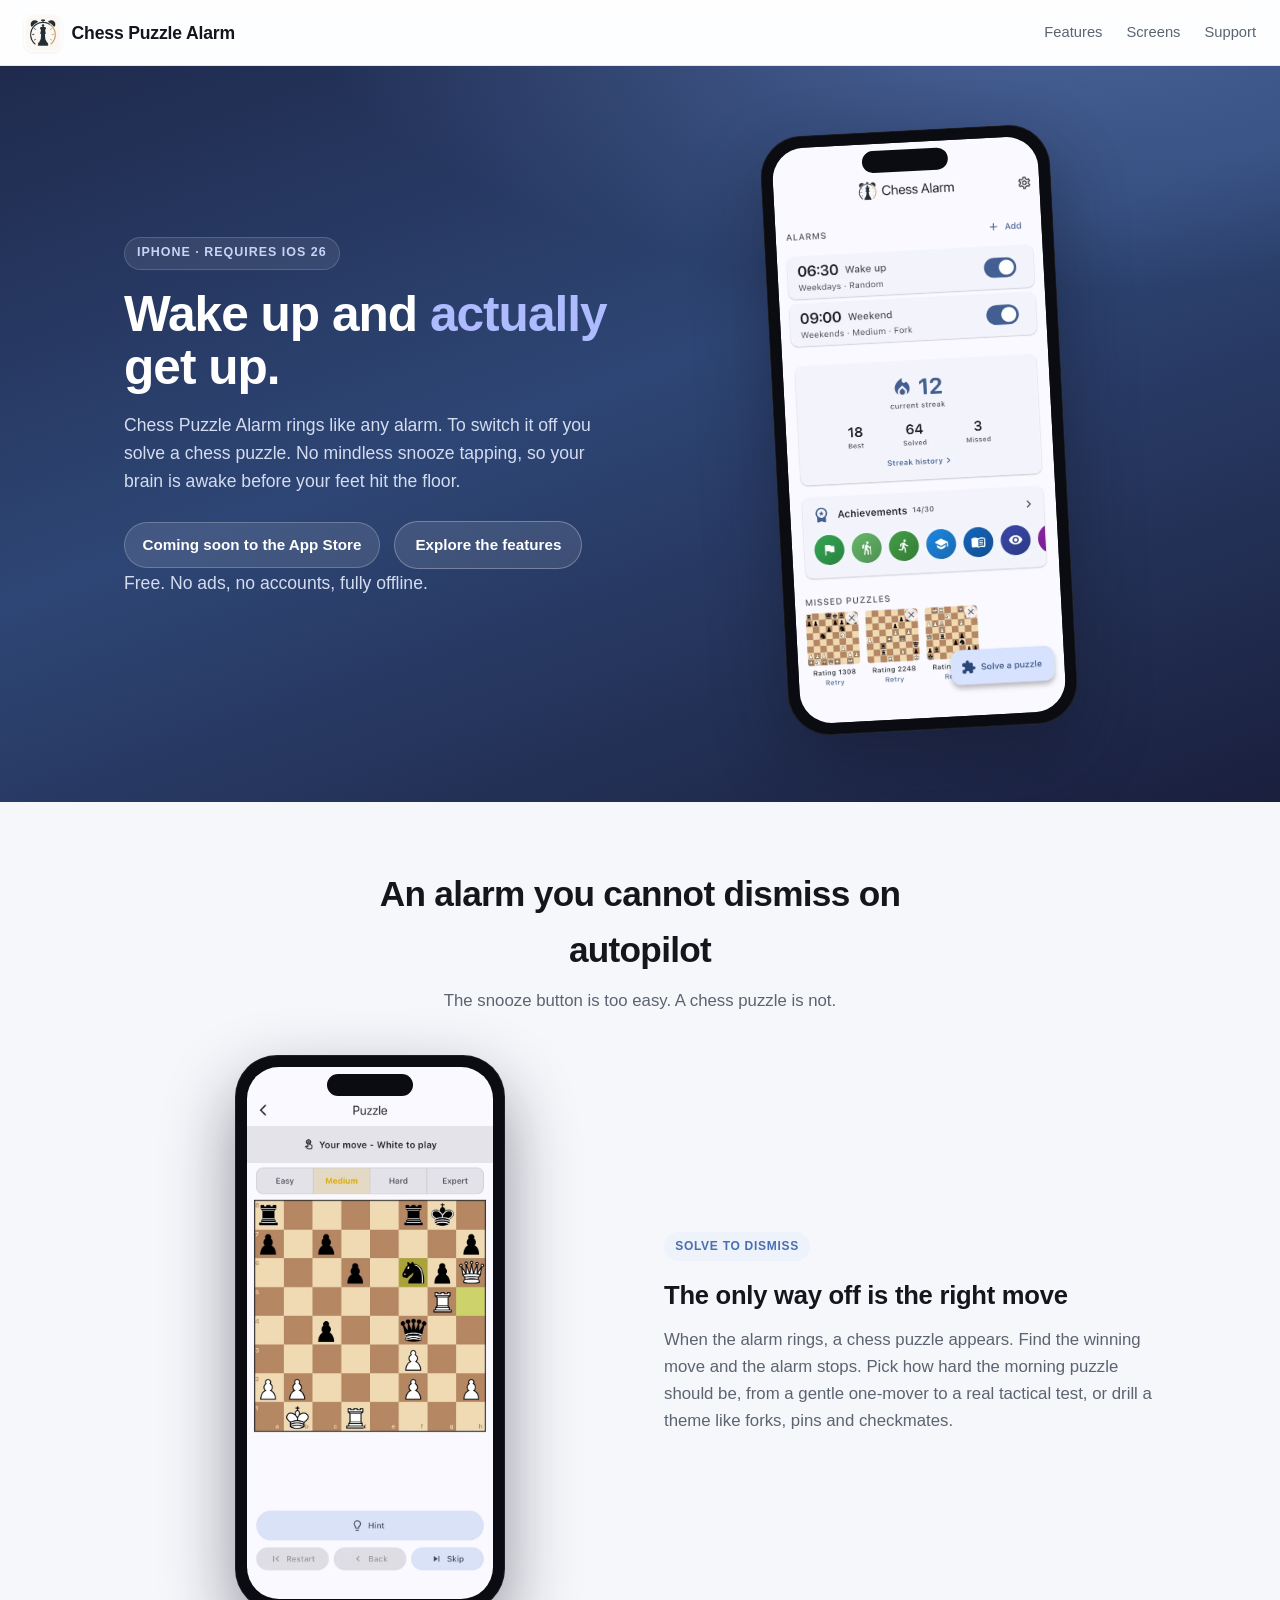
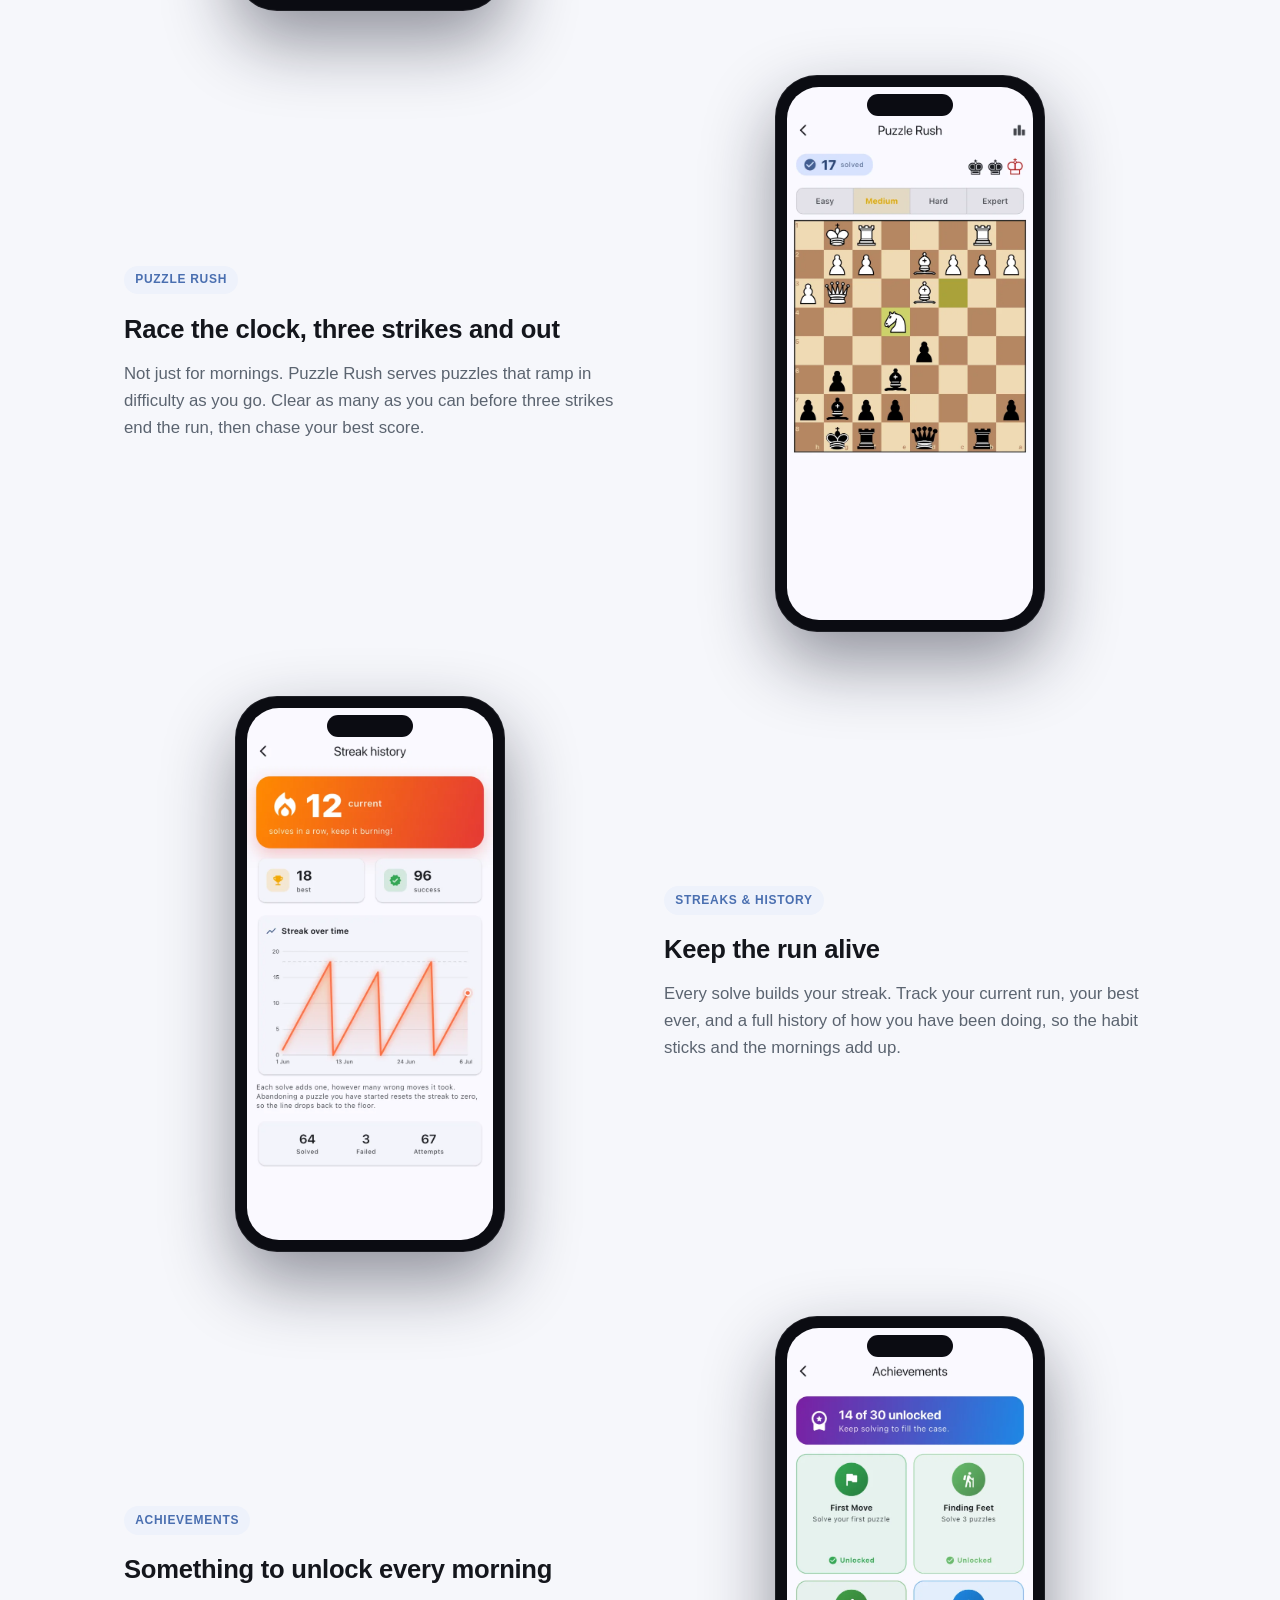
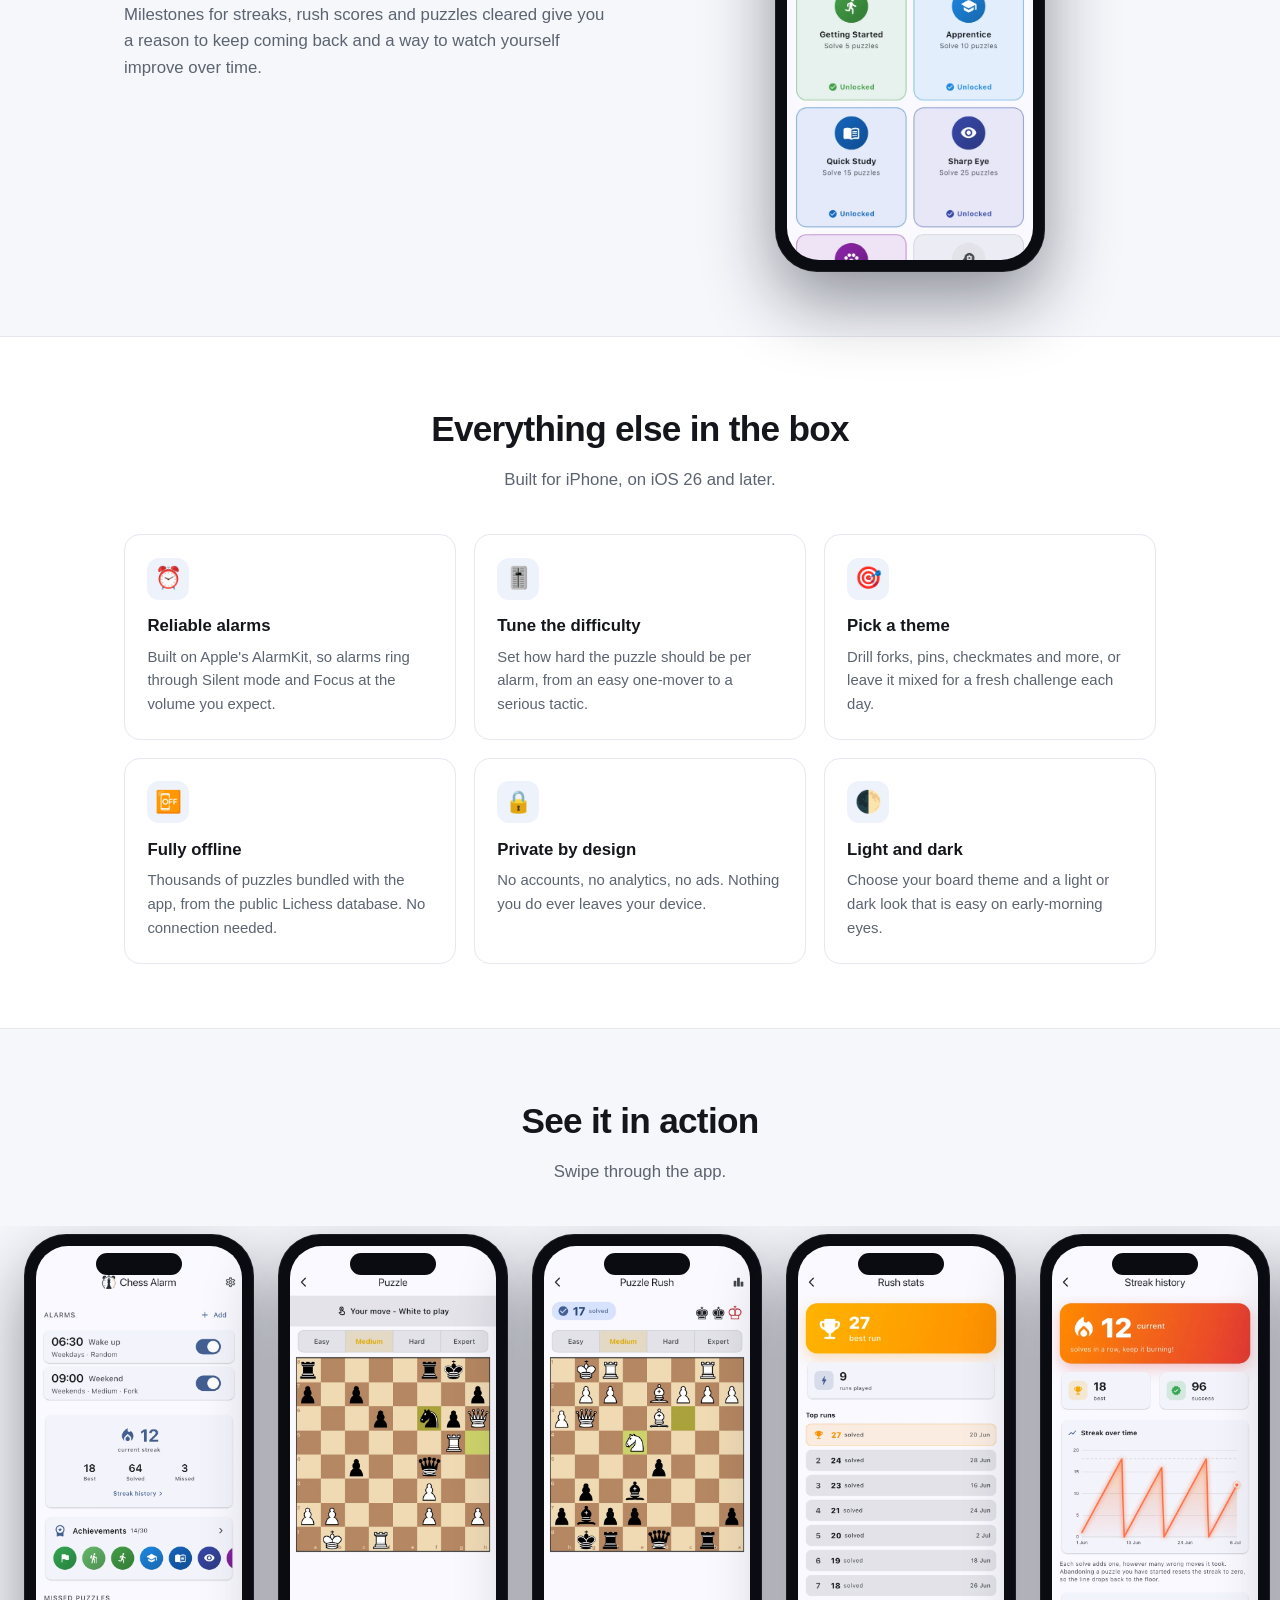
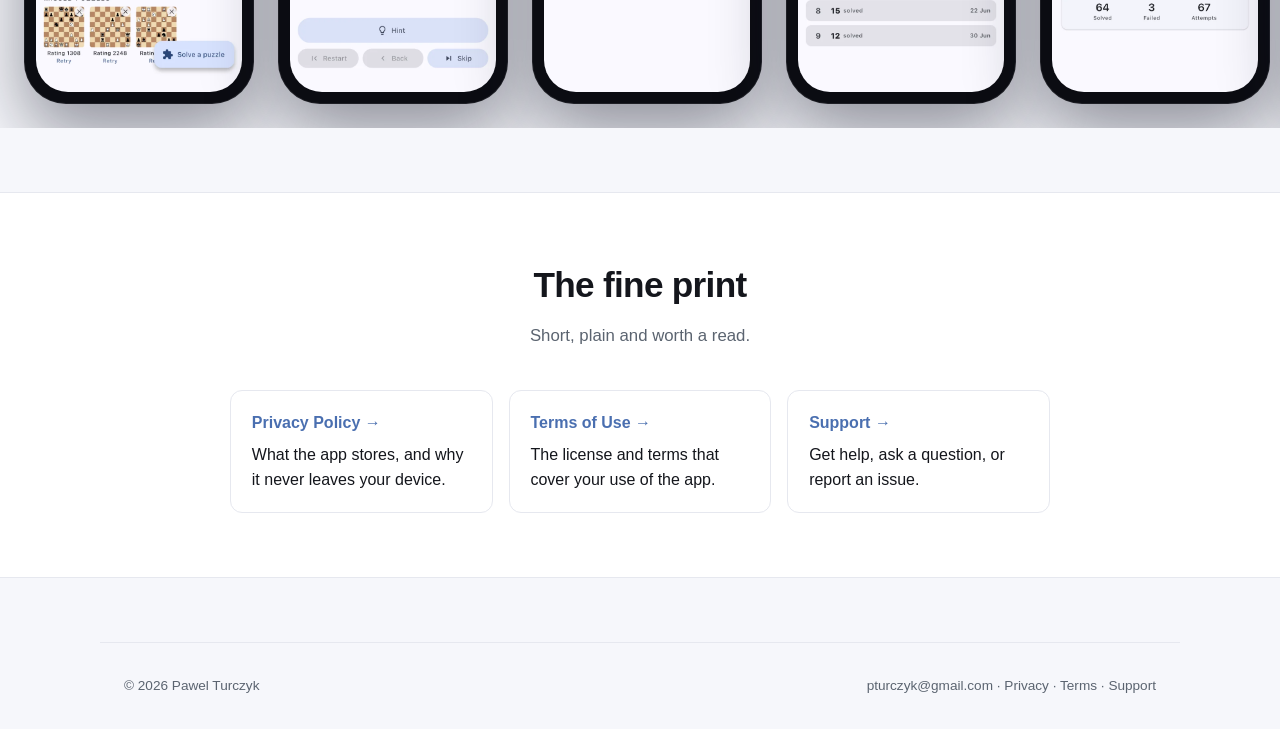
<file: index.html>
<!DOCTYPE html>
<html lang="en">
<head>
  <meta charset="utf-8">
  <meta name="viewport" content="width=device-width, initial-scale=1">
  <title>Chess Puzzle Alarm - Solve a puzzle to wake up</title>
  <meta name="description" content="An iPhone alarm you dismiss by solving a chess puzzle. No mindless snooze. Reliable AlarmKit alarms, Puzzle Rush, streaks and thousands of offline puzzles. Requires iOS 26.">
  <meta name="theme-color" content="#2e4675">
  <link rel="canonical" href="https://pturczyk.github.io/chess-puzzle-alarm-site/">

  <meta property="og:type" content="website">
  <meta property="og:site_name" content="Chess Puzzle Alarm">
  <meta property="og:title" content="Chess Puzzle Alarm - Solve a puzzle to wake up">
  <meta property="og:description" content="An iPhone alarm you dismiss by solving a chess puzzle. No mindless snooze. Reliable alarms, Puzzle Rush, streaks and thousands of offline puzzles.">
  <meta property="og:url" content="https://pturczyk.github.io/chess-puzzle-alarm-site/">
  <meta property="og:image" content="https://pturczyk.github.io/chess-puzzle-alarm-site/icon.png">

  <link rel="icon" href="icon.png">
  <link rel="apple-touch-icon" href="icon.png">
  <link rel="stylesheet" href="styles.css">

  <script type="application/ld+json">
  {
    "@context": "https://schema.org",
    "@type": "MobileApplication",
    "name": "Chess Puzzle Alarm",
    "operatingSystem": "iOS 26",
    "applicationCategory": ["GameApplication", "EducationalApplication"],
    "description": "An iPhone alarm you dismiss by solving a chess puzzle. Reliable AlarmKit alarms, Puzzle Rush, streaks and thousands of offline puzzles.",
    "author": { "@type": "Person", "name": "Pawel Turczyk" },
    "offers": { "@type": "Offer", "price": "0", "priceCurrency": "USD" },
    "screenshot": [
      "https://pturczyk.github.io/chess-puzzle-alarm-site/screens/1-home.webp",
      "https://pturczyk.github.io/chess-puzzle-alarm-site/screens/4-solve.webp",
      "https://pturczyk.github.io/chess-puzzle-alarm-site/screens/5-rush.webp",
      "https://pturczyk.github.io/chess-puzzle-alarm-site/screens/3-streak.webp"
    ]
  }
  </script>
</head>
<body>

  <header>
    <a href="index.html" style="display:flex;align-items:center;gap:0.6rem;">
      <img src="icon.png" alt="Chess Puzzle Alarm icon" class="logo">
      <h1>Chess Puzzle Alarm</h1>
    </a>
    <nav class="nav">
      <span class="nav-links">
        <a href="#features">Features</a>
        <a href="#screens">Screens</a>
        <a href="support.html">Support</a>
      </span>
    </nav>
  </header>

  <!-- ============ HERO ============ -->
  <section class="hero">
    <div class="wrap hero-inner">
      <div class="hero-copy">
        <span class="eyebrow">iPhone &middot; Requires iOS 26</span>
        <h2>Wake up and <em>actually</em> get up.</h2>
        <p>
          Chess Puzzle Alarm rings like any alarm. To switch it off you solve a
          chess puzzle. No mindless snooze tapping, so your brain is awake before
          your feet hit the floor.
        </p>
        <div class="hero-cta">
          <span class="pill">Coming soon to the App Store</span>
          <a href="#features" class="btn btn-ghost">Explore the features</a>
        </div>
        <p class="hero-note">Free. No ads, no accounts, fully offline.</p>
      </div>
      <div class="hero-art">
        <div class="device">
          <img src="screens/1-home.webp" alt="Chess Puzzle Alarm home screen with alarms and streak" loading="eager" width="640">
        </div>
      </div>
    </div>
  </section>

  <!-- ============ DEEP-DIVE FEATURES ============ -->
  <section class="section" id="features">
    <div class="wrap">
      <div class="section-head">
        <h2>An alarm you cannot dismiss on autopilot</h2>
        <p>The snooze button is too easy. A chess puzzle is not.</p>
      </div>

      <div class="deep">

        <!-- Solve to dismiss -->
        <div class="deep-row">
          <div class="deep-art">
            <div class="device"><img src="screens/4-solve.webp" alt="A chess puzzle to solve to dismiss the alarm" loading="lazy" width="640"></div>
          </div>
          <div class="deep-copy">
            <span class="tag">Solve to dismiss</span>
            <h3>The only way off is the right move</h3>
            <p>
              When the alarm rings, a chess puzzle appears. Find the winning move
              and the alarm stops. Pick how hard the morning puzzle should be, from
              a gentle one-mover to a real tactical test, or drill a theme like
              forks, pins and checkmates.
            </p>
          </div>
        </div>

        <!-- Puzzle Rush -->
        <div class="deep-row reverse">
          <div class="deep-art">
            <div class="device"><img src="screens/5-rush.webp" alt="Puzzle Rush in progress with a running score" loading="lazy" width="640"></div>
          </div>
          <div class="deep-copy">
            <span class="tag">Puzzle Rush</span>
            <h3>Race the clock, three strikes and out</h3>
            <p>
              Not just for mornings. Puzzle Rush serves puzzles that ramp in
              difficulty as you go. Clear as many as you can before three strikes
              end the run, then chase your best score.
            </p>
          </div>
        </div>

        <!-- Streaks -->
        <div class="deep-row">
          <div class="deep-art">
            <div class="device"><img src="screens/3-streak.webp" alt="Streak history chart with current and best streak" loading="lazy" width="640"></div>
          </div>
          <div class="deep-copy">
            <span class="tag">Streaks &amp; history</span>
            <h3>Keep the run alive</h3>
            <p>
              Every solve builds your streak. Track your current run, your best
              ever, and a full history of how you have been doing, so the habit
              sticks and the mornings add up.
            </p>
          </div>
        </div>

        <!-- Achievements -->
        <div class="deep-row reverse">
          <div class="deep-art">
            <div class="device"><img src="screens/2-achievements.webp" alt="Achievements grid" loading="lazy" width="640"></div>
          </div>
          <div class="deep-copy">
            <span class="tag">Achievements</span>
            <h3>Something to unlock every morning</h3>
            <p>
              Milestones for streaks, rush scores and puzzles cleared give you a
              reason to keep coming back and a way to watch yourself improve over
              time.
            </p>
          </div>
        </div>

      </div>
    </div>
  </section>

  <!-- ============ FEATURE GRID ============ -->
  <section class="section alt">
    <div class="wrap">
      <div class="section-head">
        <h2>Everything else in the box</h2>
        <p>Built for iPhone, on iOS 26 and later.</p>
      </div>
      <div class="grid">
        <div class="feature">
          <div class="ico">⏰</div>
          <h3>Reliable alarms</h3>
          <p>Built on Apple's AlarmKit, so alarms ring through Silent mode and Focus at the volume you expect.</p>
        </div>
        <div class="feature">
          <div class="ico">🎚️</div>
          <h3>Tune the difficulty</h3>
          <p>Set how hard the puzzle should be per alarm, from an easy one-mover to a serious tactic.</p>
        </div>
        <div class="feature">
          <div class="ico">🎯</div>
          <h3>Pick a theme</h3>
          <p>Drill forks, pins, checkmates and more, or leave it mixed for a fresh challenge each day.</p>
        </div>
        <div class="feature">
          <div class="ico">📴</div>
          <h3>Fully offline</h3>
          <p>Thousands of puzzles bundled with the app, from the public Lichess database. No connection needed.</p>
        </div>
        <div class="feature">
          <div class="ico">🔒</div>
          <h3>Private by design</h3>
          <p>No accounts, no analytics, no ads. Nothing you do ever leaves your device.</p>
        </div>
        <div class="feature">
          <div class="ico">🌓</div>
          <h3>Light and dark</h3>
          <p>Choose your board theme and a light or dark look that is easy on early-morning eyes.</p>
        </div>
      </div>
    </div>
  </section>

  <!-- ============ SCREENS GALLERY ============ -->
  <section class="section" id="screens">
    <div class="wrap">
      <div class="section-head">
        <h2>See it in action</h2>
        <p>Swipe through the app.</p>
      </div>
    </div>
    <div class="gallery">
      <div class="device"><img src="screens/1-home.webp" alt="Home screen" loading="lazy" width="640"></div>
      <div class="device"><img src="screens/4-solve.webp" alt="Solving a puzzle" loading="lazy" width="640"></div>
      <div class="device"><img src="screens/5-rush.webp" alt="Puzzle Rush" loading="lazy" width="640"></div>
      <div class="device"><img src="screens/6-rush-stats.webp" alt="Rush stats" loading="lazy" width="640"></div>
      <div class="device"><img src="screens/3-streak.webp" alt="Streak history" loading="lazy" width="640"></div>
      <div class="device"><img src="screens/2-achievements.webp" alt="Achievements" loading="lazy" width="640"></div>
      <div class="device"><img src="screens/7-appearance.webp" alt="Appearance settings" loading="lazy" width="640"></div>
    </div>
  </section>

  <!-- ============ LEGAL ============ -->
  <section class="section alt">
    <div class="wrap">
      <div class="section-head">
        <h2>The fine print</h2>
        <p>Short, plain and worth a read.</p>
      </div>
      <div class="cards">
        <a class="card" href="privacy.html">
          <h3>Privacy Policy &rarr;</h3>
          <p>What the app stores, and why it never leaves your device.</p>
        </a>
        <a class="card" href="terms.html">
          <h3>Terms of Use &rarr;</h3>
          <p>The license and terms that cover your use of the app.</p>
        </a>
        <a class="card" href="support.html">
          <h3>Support &rarr;</h3>
          <p>Get help, ask a question, or report an issue.</p>
        </a>
      </div>
    </div>
  </section>

  <footer>
    <span>&copy; 2026 Pawel Turczyk</span>
    <span>
      <a href="mailto:pturczyk@gmail.com">pturczyk@gmail.com</a>
      &middot; <a href="privacy.html">Privacy</a>
      &middot; <a href="terms.html">Terms</a>
      &middot; <a href="support.html">Support</a>
    </span>
  </footer>

</body>
</html>
</file>
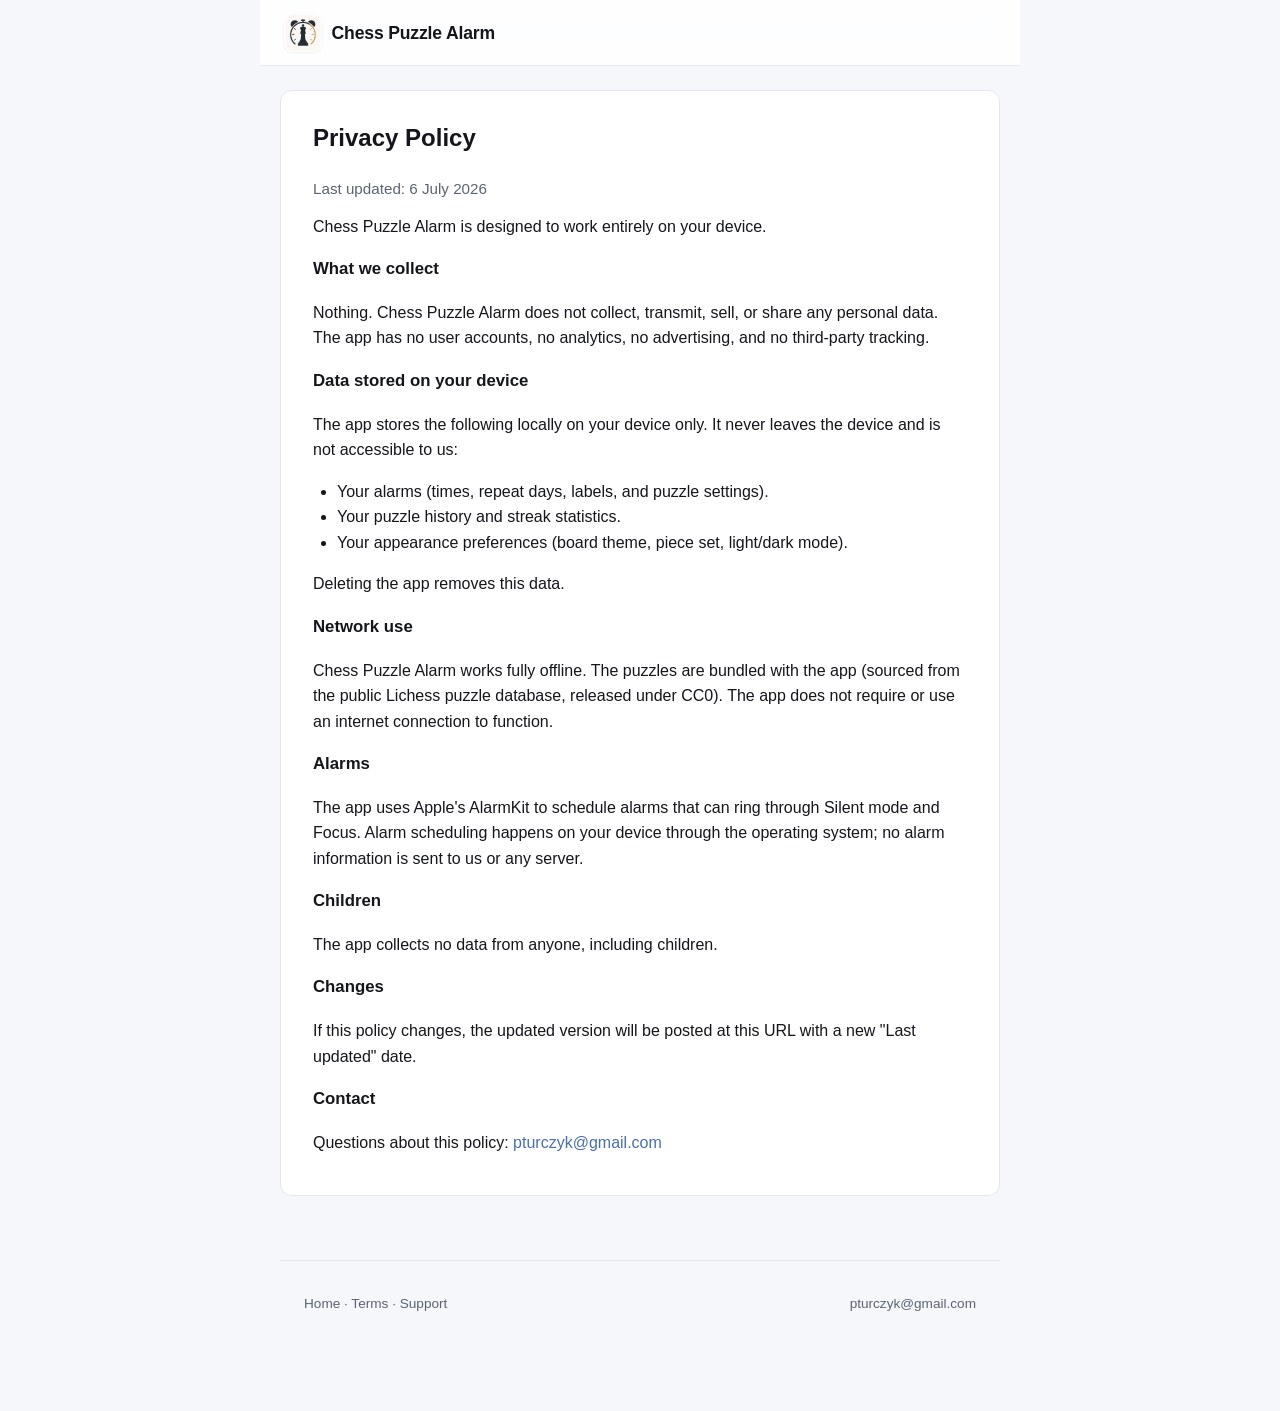
<file: privacy.html>
<!DOCTYPE html>
<html lang="en">
<head>
  <meta charset="utf-8">
  <meta name="viewport" content="width=device-width, initial-scale=1">
  <title>Privacy Policy - Chess Puzzle Alarm</title>
  <meta name="description" content="How the Chess Puzzle Alarm app handles your data. It collects nothing and works entirely on your device.">
  <link rel="canonical" href="https://pturczyk.github.io/chess-puzzle-alarm-site/privacy.html">
  <link rel="icon" href="icon.png">
  <link rel="apple-touch-icon" href="icon.png">
  <link rel="stylesheet" href="styles.css">
</head>
<body>
  <div class="container">
    <header>
      <a href="index.html" style="display:flex;align-items:center;gap:0.6rem;">
        <img src="icon.png" alt="" class="logo">
        <h1>Chess Puzzle Alarm</h1>
      </a>
    </header>

    <div class="legal">
      <h2>Privacy Policy</h2>
      <p class="muted">Last updated: 6 July 2026</p>

      <p>Chess Puzzle Alarm is designed to work entirely on your device.</p>

      <h3>What we collect</h3>
      <p>Nothing. Chess Puzzle Alarm does not collect, transmit, sell, or share
      any personal data. The app has no user accounts, no analytics, no
      advertising, and no third-party tracking.</p>

      <h3>Data stored on your device</h3>
      <p>The app stores the following locally on your device only. It never leaves
      the device and is not accessible to us:</p>
      <ul>
        <li>Your alarms (times, repeat days, labels, and puzzle settings).</li>
        <li>Your puzzle history and streak statistics.</li>
        <li>Your appearance preferences (board theme, piece set, light/dark mode).</li>
      </ul>
      <p>Deleting the app removes this data.</p>

      <h3>Network use</h3>
      <p>Chess Puzzle Alarm works fully offline. The puzzles are bundled with the
      app (sourced from the public Lichess puzzle database, released under CC0).
      The app does not require or use an internet connection to function.</p>

      <h3>Alarms</h3>
      <p>The app uses Apple's AlarmKit to schedule alarms that can ring through
      Silent mode and Focus. Alarm scheduling happens on your device through the
      operating system; no alarm information is sent to us or any server.</p>

      <h3>Children</h3>
      <p>The app collects no data from anyone, including children.</p>

      <h3>Changes</h3>
      <p>If this policy changes, the updated version will be posted at this URL
      with a new "Last updated" date.</p>

      <h3>Contact</h3>
      <p>Questions about this policy:
      <a href="mailto:pturczyk@gmail.com">pturczyk@gmail.com</a></p>
    </div>

    <footer>
      <span><a href="index.html">Home</a> &middot; <a href="terms.html">Terms</a> &middot; <a href="support.html">Support</a></span>
      <a href="mailto:pturczyk@gmail.com">pturczyk@gmail.com</a>
    </footer>
  </div>
</body>
</html>
</file>
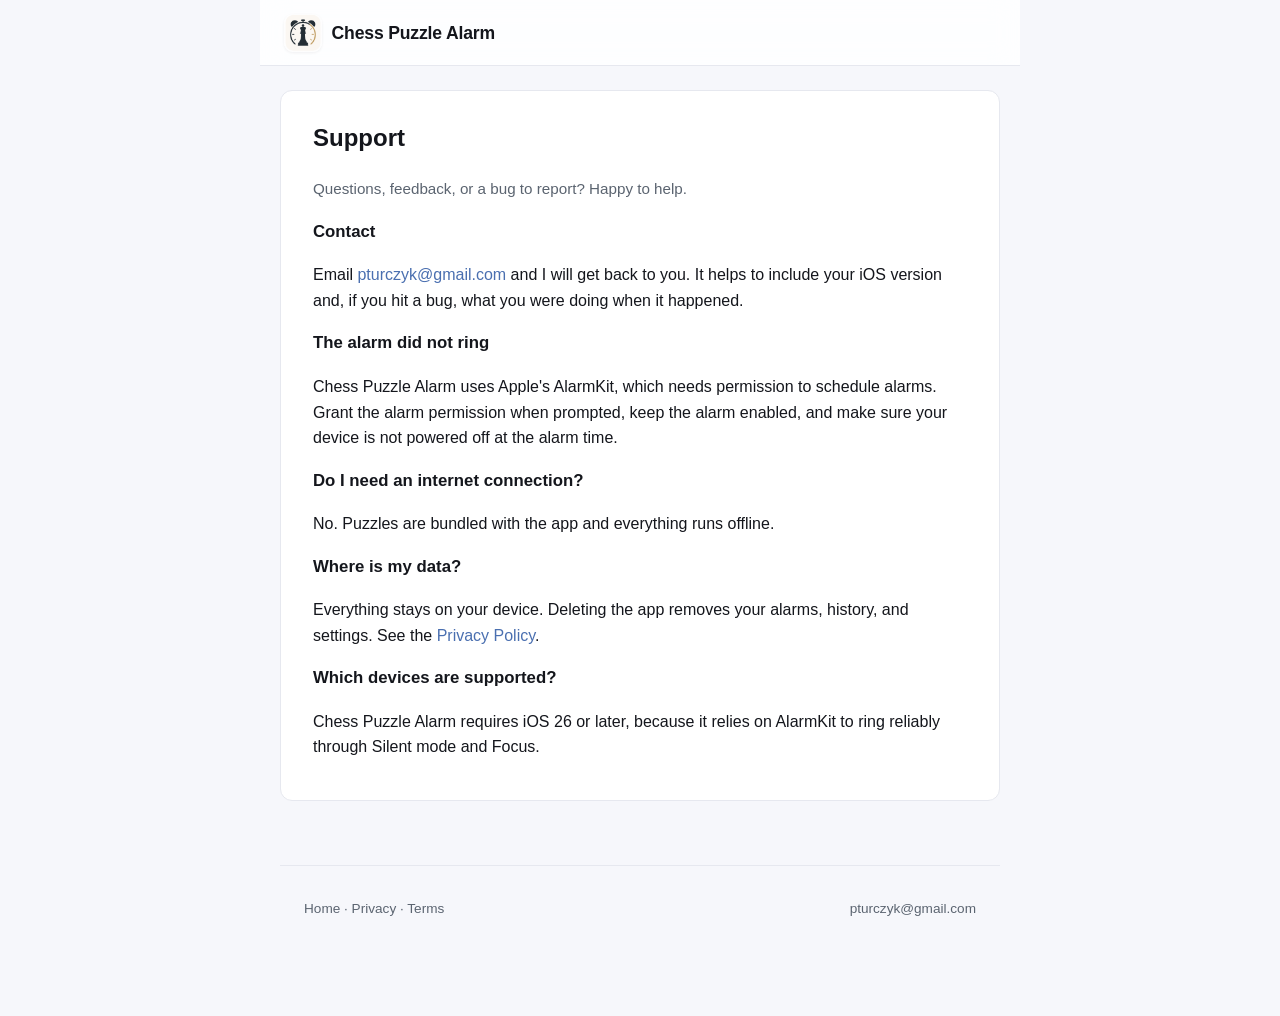
<file: support.html>
<!DOCTYPE html>
<html lang="en">
<head>
  <meta charset="utf-8">
  <meta name="viewport" content="width=device-width, initial-scale=1">
  <title>Support - Chess Puzzle Alarm</title>
  <meta name="description" content="Get help with Chess Puzzle Alarm, ask a question, or report an issue.">
  <link rel="canonical" href="https://pturczyk.github.io/chess-puzzle-alarm-site/support.html">
  <link rel="icon" href="icon.png">
  <link rel="apple-touch-icon" href="icon.png">
  <link rel="stylesheet" href="styles.css">
</head>
<body>
  <div class="container">
    <header>
      <a href="index.html" style="display:flex;align-items:center;gap:0.6rem;">
        <img src="icon.png" alt="" class="logo">
        <h1>Chess Puzzle Alarm</h1>
      </a>
    </header>

    <div class="legal">
      <h2>Support</h2>
      <p class="muted">Questions, feedback, or a bug to report? Happy to help.</p>

      <h3>Contact</h3>
      <p>Email <a href="mailto:pturczyk@gmail.com">pturczyk@gmail.com</a> and I
      will get back to you. It helps to include your iOS version and, if you hit a
      bug, what you were doing when it happened.</p>

      <h3>The alarm did not ring</h3>
      <p>Chess Puzzle Alarm uses Apple's AlarmKit, which needs permission to
      schedule alarms. Grant the alarm permission when prompted, keep the alarm
      enabled, and make sure your device is not powered off at the alarm time.</p>

      <h3>Do I need an internet connection?</h3>
      <p>No. Puzzles are bundled with the app and everything runs offline.</p>

      <h3>Where is my data?</h3>
      <p>Everything stays on your device. Deleting the app removes your alarms,
      history, and settings. See the
      <a href="privacy.html">Privacy Policy</a>.</p>

      <h3>Which devices are supported?</h3>
      <p>Chess Puzzle Alarm requires iOS 26 or later, because it relies on
      AlarmKit to ring reliably through Silent mode and Focus.</p>
    </div>

    <footer>
      <span><a href="index.html">Home</a> &middot; <a href="privacy.html">Privacy</a> &middot; <a href="terms.html">Terms</a></span>
      <a href="mailto:pturczyk@gmail.com">pturczyk@gmail.com</a>
    </footer>
  </div>
</body>
</html>
</file>
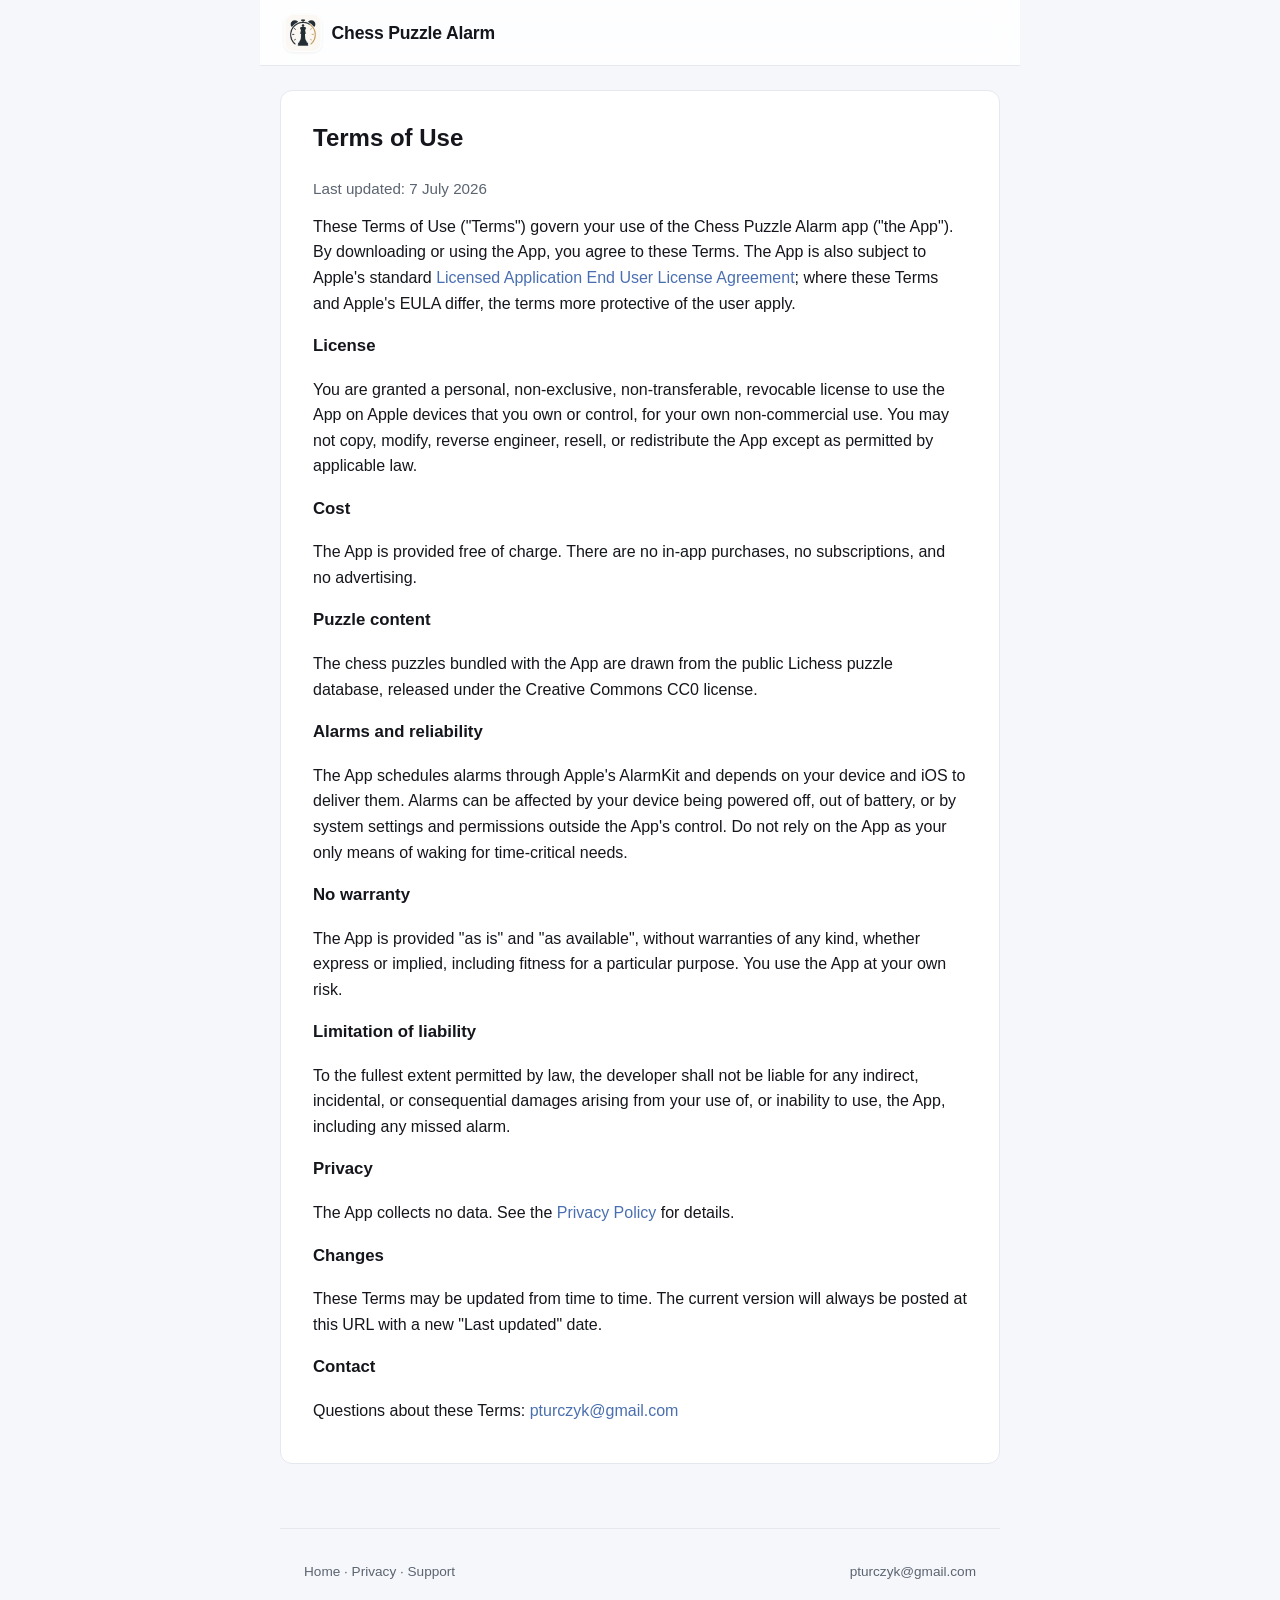
<file: terms.html>
<!DOCTYPE html>
<html lang="en">
<head>
  <meta charset="utf-8">
  <meta name="viewport" content="width=device-width, initial-scale=1">
  <title>Terms of Use - Chess Puzzle Alarm</title>
  <meta name="description" content="The terms and license that govern your use of the Chess Puzzle Alarm app.">
  <link rel="canonical" href="https://pturczyk.github.io/chess-puzzle-alarm-site/terms.html">
  <link rel="icon" href="icon.png">
  <link rel="apple-touch-icon" href="icon.png">
  <link rel="stylesheet" href="styles.css">
</head>
<body>
  <div class="container">
    <header>
      <a href="index.html" style="display:flex;align-items:center;gap:0.6rem;">
        <img src="icon.png" alt="" class="logo">
        <h1>Chess Puzzle Alarm</h1>
      </a>
    </header>

    <div class="legal">
      <h2>Terms of Use</h2>
      <p class="muted">Last updated: 7 July 2026</p>

      <p>These Terms of Use ("Terms") govern your use of the Chess Puzzle Alarm
      app ("the App"). By downloading or using the App, you agree to these Terms.
      The App is also subject to Apple's standard
      <a href="https://www.apple.com/legal/internet-services/itunes/dev/stdeula/">Licensed
      Application End User License Agreement</a>; where these Terms and Apple's
      EULA differ, the terms more protective of the user apply.</p>

      <h3>License</h3>
      <p>You are granted a personal, non-exclusive, non-transferable, revocable
      license to use the App on Apple devices that you own or control, for your
      own non-commercial use. You may not copy, modify, reverse engineer, resell,
      or redistribute the App except as permitted by applicable law.</p>

      <h3>Cost</h3>
      <p>The App is provided free of charge. There are no in-app purchases, no
      subscriptions, and no advertising.</p>

      <h3>Puzzle content</h3>
      <p>The chess puzzles bundled with the App are drawn from the public Lichess
      puzzle database, released under the Creative Commons CC0 license.</p>

      <h3>Alarms and reliability</h3>
      <p>The App schedules alarms through Apple's AlarmKit and depends on your
      device and iOS to deliver them. Alarms can be affected by your device being
      powered off, out of battery, or by system settings and permissions outside
      the App's control. Do not rely on the App as your only means of waking for
      time-critical needs.</p>

      <h3>No warranty</h3>
      <p>The App is provided "as is" and "as available", without warranties of any
      kind, whether express or implied, including fitness for a particular
      purpose. You use the App at your own risk.</p>

      <h3>Limitation of liability</h3>
      <p>To the fullest extent permitted by law, the developer shall not be liable
      for any indirect, incidental, or consequential damages arising from your use
      of, or inability to use, the App, including any missed alarm.</p>

      <h3>Privacy</h3>
      <p>The App collects no data. See the
      <a href="privacy.html">Privacy Policy</a> for details.</p>

      <h3>Changes</h3>
      <p>These Terms may be updated from time to time. The current version will
      always be posted at this URL with a new "Last updated" date.</p>

      <h3>Contact</h3>
      <p>Questions about these Terms:
      <a href="mailto:pturczyk@gmail.com">pturczyk@gmail.com</a></p>
    </div>

    <footer>
      <span><a href="index.html">Home</a> &middot; <a href="privacy.html">Privacy</a> &middot; <a href="support.html">Support</a></span>
      <a href="mailto:pturczyk@gmail.com">pturczyk@gmail.com</a>
    </footer>
  </div>
</body>
</html>
</file>
<file: styles.css>
:root {
  --bg: #f6f7fb;
  --surface: #ffffff;
  --surface-2: #f0f2f9;
  --fg: #14161c;
  --muted: #5b6470;
  --accent: #4a6fb0;
  --accent-2: #6f8fd0;
  --accent-deep: #2e4675;
  --accent-soft: #eef2fb;
  --border: #e6e8ef;
  --radius: 16px;
  --shadow-sm: 0 1px 3px rgba(20, 22, 28, 0.06);
  --shadow-md: 0 10px 30px rgba(46, 70, 117, 0.12);
  --shadow-lg: 0 30px 70px rgba(20, 22, 40, 0.45);
  --maxw: 1080px;
}

* { box-sizing: border-box; }

html { scroll-behavior: smooth; }

html, body {
  margin: 0;
  padding: 0;
  font-family: -apple-system, BlinkMacSystemFont, "Segoe UI", Roboto, sans-serif;
  background: var(--bg);
  color: var(--fg);
  line-height: 1.6;
  -webkit-font-smoothing: antialiased;
  text-rendering: optimizeLegibility;
}

a { color: var(--accent); text-decoration: none; }
a:hover { opacity: 0.85; }

img { max-width: 100%; }

.container {
  max-width: 760px;
  margin: 0 auto;
  padding: 1.5rem 1.25rem 4rem;
}

.wrap {
  max-width: var(--maxw);
  margin: 0 auto;
  padding: 0 1.5rem;
}

/* ---------- Header / nav ---------- */

header {
  position: sticky;
  top: 0;
  z-index: 50;
  display: flex;
  align-items: center;
  gap: 0.75rem;
  padding: 0.85rem 1.5rem;
  background: rgba(255, 255, 255, 0.82);
  backdrop-filter: saturate(180%) blur(14px);
  -webkit-backdrop-filter: saturate(180%) blur(14px);
  border-bottom: 1px solid var(--border);
}

.container > header {
  margin: -1.5rem -1.25rem 1.5rem;
}

header img.logo {
  width: 38px;
  height: 38px;
  border-radius: 9px;
  box-shadow: var(--shadow-sm);
}

header h1 {
  margin: 0;
  font-size: 1.1rem;
  font-weight: 700;
  letter-spacing: -0.01em;
}

header a { color: var(--fg); }

.nav { margin-left: auto; display: flex; align-items: center; gap: 1.5rem; }
.nav-links { display: flex; gap: 1.5rem; }
.nav-links a { color: var(--muted); font-size: 0.92rem; font-weight: 500; }
.nav-links a:hover { color: var(--accent); opacity: 1; }

/* ---------- Buttons ---------- */

.btn {
  display: inline-flex;
  align-items: center;
  gap: 0.5rem;
  font-size: 0.95rem;
  font-weight: 600;
  padding: 0.7rem 1.25rem;
  border-radius: 999px;
  border: 1px solid transparent;
  cursor: pointer;
  transition: transform 0.15s ease, box-shadow 0.15s ease, background 0.15s ease;
}
.btn:hover { opacity: 1; transform: translateY(-1px); }

.btn-ghost {
  background: rgba(255, 255, 255, 0.1);
  color: #fff;
  border-color: rgba(255, 255, 255, 0.28);
}

.pill {
  display: inline-flex;
  align-items: center;
  gap: 0.5rem;
  padding: 0.6rem 1.1rem;
  border-radius: 999px;
  background: rgba(255, 255, 255, 0.1);
  border: 1px solid rgba(255, 255, 255, 0.22);
  color: #fff;
  font-weight: 600;
  font-size: 0.95rem;
}

/* ---------- Hero ---------- */

.hero {
  position: relative;
  overflow: hidden;
  background:
    radial-gradient(1200px 500px at 80% -10%, rgba(111, 143, 208, 0.5), transparent 60%),
    linear-gradient(160deg, #1f2a4d 0%, #2e4675 45%, #1a1f3d 100%);
  color: #fff;
  padding: 4rem 0 4.5rem;
}

.hero-inner {
  display: grid;
  grid-template-columns: 1.05fr 0.95fr;
  gap: 2rem;
  align-items: center;
}

.eyebrow {
  display: inline-block;
  font-size: 0.78rem;
  font-weight: 700;
  letter-spacing: 0.08em;
  text-transform: uppercase;
  color: #c7d4f5;
  background: rgba(255, 255, 255, 0.08);
  border: 1px solid rgba(255, 255, 255, 0.16);
  padding: 0.35rem 0.75rem;
  border-radius: 999px;
  margin-bottom: 1.1rem;
}

.hero h2 {
  margin: 0 0 1rem;
  font-size: clamp(2.1rem, 5vw, 3.1rem);
  line-height: 1.08;
  font-weight: 800;
  letter-spacing: -0.02em;
}
.hero h2 em { color: #aebcff; font-style: normal; }

.hero p {
  margin: 0 0 1.6rem;
  font-size: 1.1rem;
  color: #d4dcf0;
  max-width: 30rem;
}

.hero-cta { display: flex; align-items: center; gap: 0.9rem; flex-wrap: wrap; }
.hero-note { margin-top: 1rem; font-size: 0.85rem; color: #aab4d8; }

.hero-art {
  position: relative;
  display: flex;
  justify-content: center;
  align-items: flex-end;
  min-height: 480px;
}

/* ---------- Phone device frame ---------- */

.device {
  position: relative;
  width: 270px;
  background: #0b0c12;
  border-radius: 42px;
  padding: 11px;
  box-shadow: var(--shadow-lg);
  border: 1px solid rgba(255, 255, 255, 0.08);
}
.device::before {
  content: "";
  position: absolute;
  top: 18px;
  left: 50%;
  transform: translateX(-50%);
  width: 86px;
  height: 22px;
  background: #0b0c12;
  border-radius: 999px;
  z-index: 2;
}
.device img { display: block; width: 100%; border-radius: 32px; }

.hero-art .device { width: 290px; transform: rotate(-3deg); }

/* ---------- Section scaffolding ---------- */

.section { padding: 4rem 0; }
.section.alt { background: var(--surface); border-block: 1px solid var(--border); }

.section-head { text-align: center; max-width: 40rem; margin: 0 auto 2.5rem; }
.section-head h2 {
  margin: 0 0 0.6rem;
  font-size: clamp(1.7rem, 3.5vw, 2.2rem);
  font-weight: 800;
  letter-spacing: -0.02em;
}
.section-head p { margin: 0; color: var(--muted); font-size: 1.05rem; }

/* ---------- Deep-dive feature rows ---------- */

.deep { display: flex; flex-direction: column; gap: 4rem; }

.deep-row {
  display: grid;
  grid-template-columns: 1fr 1fr;
  gap: 3rem;
  align-items: center;
}
.deep-row.reverse .deep-art { order: 2; }

.deep-art { display: flex; justify-content: center; }

.deep-copy .tag {
  display: inline-block;
  font-size: 0.75rem;
  font-weight: 700;
  letter-spacing: 0.06em;
  text-transform: uppercase;
  color: var(--accent);
  background: var(--accent-soft);
  padding: 0.3rem 0.7rem;
  border-radius: 999px;
  margin-bottom: 0.9rem;
}
.deep-copy h3 {
  margin: 0 0 0.7rem;
  font-size: 1.6rem;
  font-weight: 800;
  letter-spacing: -0.01em;
  color: var(--fg);
}
.deep-copy p { margin: 0; color: var(--muted); font-size: 1.05rem; }

/* ---------- Feature grid ---------- */

.grid { display: grid; grid-template-columns: repeat(3, 1fr); gap: 1.1rem; }

.feature {
  background: var(--surface);
  border: 1px solid var(--border);
  border-radius: var(--radius);
  padding: 1.4rem;
  transition: transform 0.15s ease, box-shadow 0.15s ease, border-color 0.15s ease;
}
.feature:hover { transform: translateY(-3px); box-shadow: var(--shadow-md); border-color: #d6dbef; }

.feature .ico {
  width: 42px; height: 42px;
  display: grid; place-items: center;
  border-radius: 12px;
  background: var(--accent-soft);
  font-size: 1.35rem;
  margin-bottom: 0.85rem;
}
.feature h3 { margin: 0 0 0.35rem; font-size: 1.05rem; font-weight: 700; color: var(--fg); }
.feature p { margin: 0; font-size: 0.93rem; color: var(--muted); }

/* ---------- Gallery ---------- */

.gallery {
  display: flex;
  gap: 1.5rem;
  justify-content: safe center;
  overflow-x: auto;
  padding: 0.5rem 1.5rem 1.5rem;
  scroll-snap-type: x mandatory;
  -webkit-overflow-scrolling: touch;
}
.gallery .device { flex: 0 0 auto; width: 230px; scroll-snap-align: center; }

/* ---------- Legal cards ---------- */

.cards {
  display: grid;
  grid-template-columns: repeat(3, 1fr);
  gap: 1rem;
  max-width: 820px;
  margin: 0 auto;
}

.card {
  background: var(--surface);
  border: 1px solid var(--border);
  border-radius: 12px;
  padding: 1.2rem 1.3rem;
  color: var(--fg);
  transition: border-color 0.15s, transform 0.15s, box-shadow 0.15s;
}
.card:hover { border-color: var(--accent); transform: translateY(-2px); box-shadow: var(--shadow-sm); opacity: 1; }
.card h3 { margin: 0 0 0.4rem; color: var(--accent); font-size: 1rem; }
.card p { margin: 0; }

/* ---------- Legal page body ---------- */

h2 { font-size: 1.5rem; font-weight: 700; }
h3 { font-size: 1.05rem; font-weight: 600; }
p { margin: 0.75rem 0; }
ul { padding-left: 1.5rem; }
.muted { color: var(--muted); font-size: 0.95rem; }

.legal {
  background: var(--surface);
  border: 1px solid var(--border);
  border-radius: 12px;
  padding: 1.75rem 2rem;
}
.legal h2 { margin-top: 0; }

/* ---------- Footer ---------- */

footer {
  margin-top: 4rem;
  padding: 2rem 1.5rem;
  border-top: 1px solid var(--border);
  color: var(--muted);
  font-size: 0.85rem;
  display: flex;
  justify-content: space-between;
  flex-wrap: wrap;
  gap: 0.75rem;
  max-width: var(--maxw);
  margin-inline: auto;
}
footer a { color: var(--muted); }
footer a:hover { color: var(--accent); }

/* ---------- Responsive ---------- */

@media (max-width: 860px) {
  .hero-inner { grid-template-columns: 1fr; text-align: center; }
  .hero p { margin-inline: auto; }
  .hero-cta { justify-content: center; }
  .hero-art { min-height: 0; margin-top: 2.5rem; }
  .deep-row { grid-template-columns: 1fr; gap: 1.5rem; }
  .deep-row.reverse .deep-art { order: 0; }
  .deep-copy { text-align: center; }
  .grid { grid-template-columns: 1fr 1fr; }
  .cards { grid-template-columns: 1fr; }
  .nav-links { display: none; }
}

@media (max-width: 540px) {
  .grid { grid-template-columns: 1fr; }
  .legal { padding: 1.25rem; }
  .container > header { margin: -1.5rem -1.25rem 1.5rem; }
}
</file>
